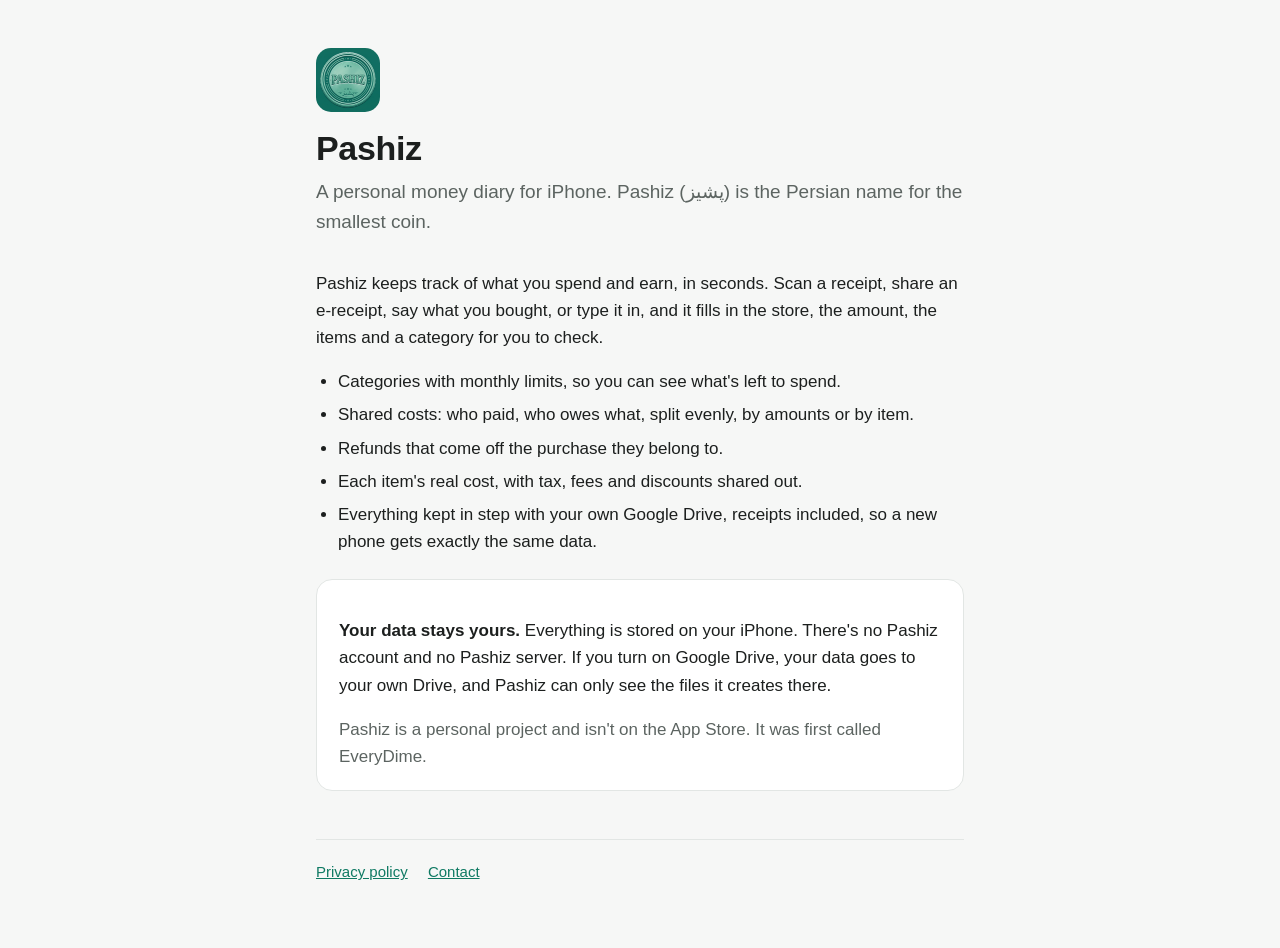
<file: index.html>
<!doctype html>
<html lang="en">
<head>
  <meta charset="utf-8">
  <meta name="viewport" content="width=device-width, initial-scale=1">
  <title>Pashiz</title>
  <meta name="description" content="Pashiz is a personal money diary for iPhone.">
  <link rel="stylesheet" href="style.css">
  <link rel="icon" href="logo.png">
</head>
<body>
  <main>
    <header>
      <img class="mark" src="logo.png" alt="" width="64" height="64">
      <h1>Pashiz</h1>
      <p class="lead">A personal money diary for iPhone. Pashiz (پشیز) is the Persian name for the smallest coin.</p>
    </header>

    <p>Pashiz keeps track of what you spend and earn, in seconds. Scan a receipt, share an e-receipt, say what you bought, or type it in, and it fills in the store, the amount, the items and a category for you to check.</p>

    <ul>
      <li>Categories with monthly limits, so you can see what's left to spend.</li>
      <li>Shared costs: who paid, who owes what, split evenly, by amounts or by item.</li>
      <li>Refunds that come off the purchase they belong to.</li>
      <li>Each item's real cost, with tax, fees and discounts shared out.</li>
      <li>Everything kept in step with your own Google Drive, receipts included, so a new phone gets exactly the same data.</li>
    </ul>

    <div class="card">
      <p><strong>Your data stays yours.</strong> Everything is stored on your iPhone. There's no Pashiz account and no Pashiz server. If you turn on Google Drive, your data goes to your own Drive, and Pashiz can only see the files it creates there.</p>
      <p class="muted" style="margin-bottom:0">Pashiz is a personal project and isn't on the App Store. It was first called EveryDime.</p>
    </div>

    <footer>
      <a href="privacy.html">Privacy policy</a>
      <a href="https://github.com/amirgolpaa24/pashiz-site/issues">Contact</a>
    </footer>
  </main>
</body>
</html>
</file>
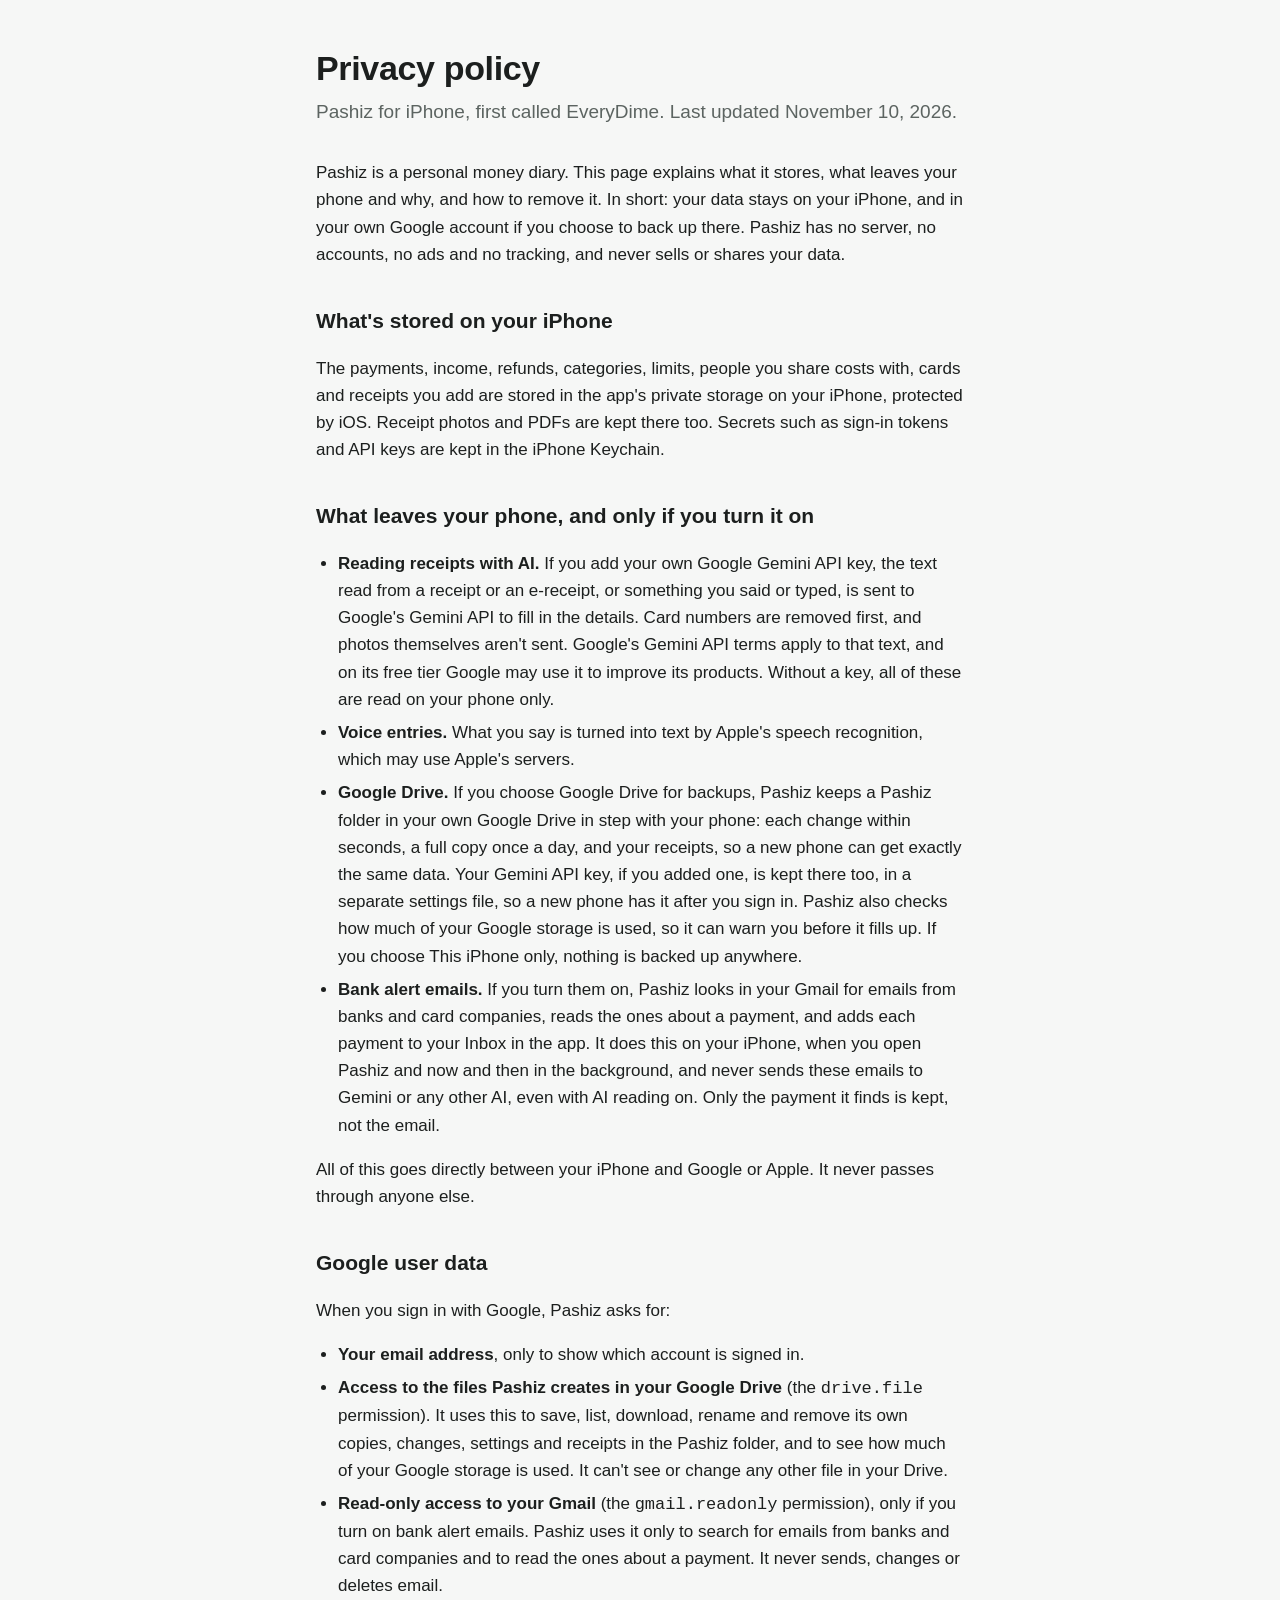
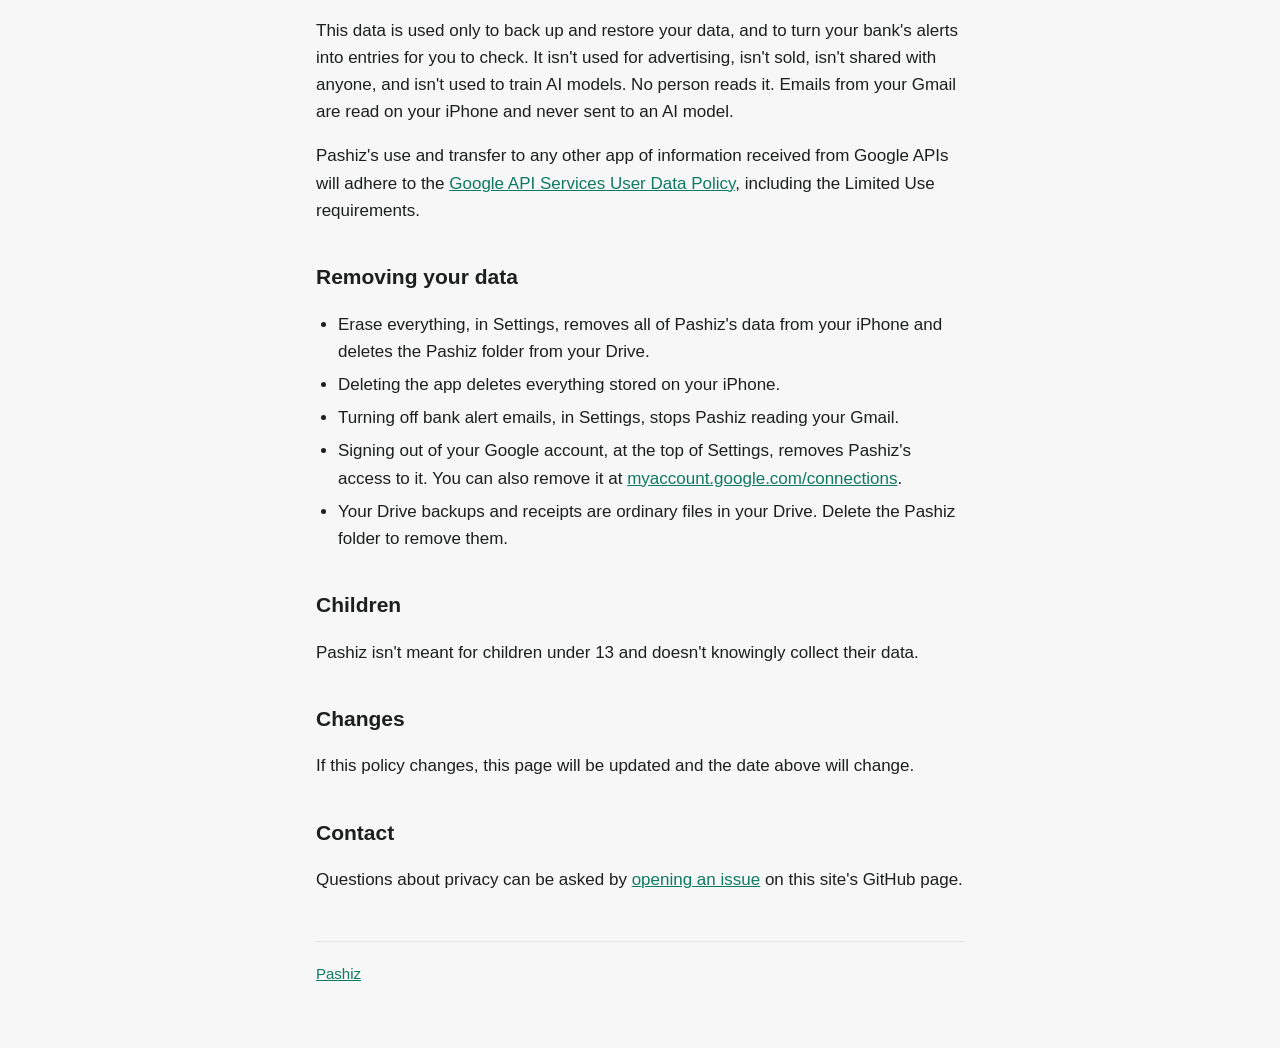
<file: privacy.html>
<!doctype html>
<html lang="en">
<head>
  <meta charset="utf-8">
  <meta name="viewport" content="width=device-width, initial-scale=1">
  <title>Pashiz Privacy Policy</title>
  <meta name="description" content="What Pashiz stores, where it goes, and how to remove it.">
  <link rel="stylesheet" href="style.css">
  <link rel="icon" href="logo.png">
</head>
<body>
  <main>
    <header>
      <h1>Privacy policy</h1>
      <p class="lead">Pashiz for iPhone, first called EveryDime. Last updated November 10, 2026.</p>
    </header>

    <p>Pashiz is a personal money diary. This page explains what it stores, what leaves your phone and why, and how to remove it. In short: your data stays on your iPhone, and in your own Google account if you choose to back up there. Pashiz has no server, no accounts, no ads and no tracking, and never sells or shares your data.</p>

    <h2>What's stored on your iPhone</h2>
    <p>The payments, income, refunds, categories, limits, people you share costs with, cards and receipts you add are stored in the app's private storage on your iPhone, protected by iOS. Receipt photos and PDFs are kept there too. Secrets such as sign-in tokens and API keys are kept in the iPhone Keychain.</p>

    <h2>What leaves your phone, and only if you turn it on</h2>
    <ul>
      <li><strong>Reading receipts with AI.</strong> If you add your own Google Gemini API key, the text read from a receipt or an e-receipt, or something you said or typed, is sent to Google's Gemini API to fill in the details. Card numbers are removed first, and photos themselves aren't sent. Google's Gemini API terms apply to that text, and on its free tier Google may use it to improve its products. Without a key, all of these are read on your phone only.</li>
      <li><strong>Voice entries.</strong> What you say is turned into text by Apple's speech recognition, which may use Apple's servers.</li>
      <li><strong>Google Drive.</strong> If you choose Google Drive for backups, Pashiz keeps a Pashiz folder in your own Google Drive in step with your phone: each change within seconds, a full copy once a day, and your receipts, so a new phone can get exactly the same data. Your Gemini API key, if you added one, is kept there too, in a separate settings file, so a new phone has it after you sign in. Pashiz also checks how much of your Google storage is used, so it can warn you before it fills up. If you choose This iPhone only, nothing is backed up anywhere.</li>
      <li><strong>Bank alert emails.</strong> If you turn them on, Pashiz looks in your Gmail for emails from banks and card companies, reads the ones about a payment, and adds each payment to your Inbox in the app. It does this on your iPhone, when you open Pashiz and now and then in the background, and never sends these emails to Gemini or any other AI, even with AI reading on. Only the payment it finds is kept, not the email.</li>
    </ul>
    <p>All of this goes directly between your iPhone and Google or Apple. It never passes through anyone else.</p>

    <h2>Google user data</h2>
    <p>When you sign in with Google, Pashiz asks for:</p>
    <ul>
      <li><strong>Your email address</strong>, only to show which account is signed in.</li>
      <li><strong>Access to the files Pashiz creates in your Google Drive</strong> (the <code>drive.file</code> permission). It uses this to save, list, download, rename and remove its own copies, changes, settings and receipts in the Pashiz folder, and to see how much of your Google storage is used. It can't see or change any other file in your Drive.</li>
      <li><strong>Read-only access to your Gmail</strong> (the <code>gmail.readonly</code> permission), only if you turn on bank alert emails. Pashiz uses it only to search for emails from banks and card companies and to read the ones about a payment. It never sends, changes or deletes email.</li>
    </ul>
    <p>This data is used only to back up and restore your data, and to turn your bank's alerts into entries for you to check. It isn't used for advertising, isn't sold, isn't shared with anyone, and isn't used to train AI models. No person reads it. Emails from your Gmail are read on your iPhone and never sent to an AI model.</p>
    <p>Pashiz's use and transfer to any other app of information received from Google APIs will adhere to the <a href="https://developers.google.com/terms/api-services-user-data-policy">Google API Services User Data Policy</a>, including the Limited Use requirements.</p>

    <h2>Removing your data</h2>
    <ul>
      <li>Erase everything, in Settings, removes all of Pashiz's data from your iPhone and deletes the Pashiz folder from your Drive.</li>
      <li>Deleting the app deletes everything stored on your iPhone.</li>
      <li>Turning off bank alert emails, in Settings, stops Pashiz reading your Gmail.</li>
      <li>Signing out of your Google account, at the top of Settings, removes Pashiz's access to it. You can also remove it at <a href="https://myaccount.google.com/connections">myaccount.google.com/connections</a>.</li>
      <li>Your Drive backups and receipts are ordinary files in your Drive. Delete the Pashiz folder to remove them.</li>
    </ul>

    <h2>Children</h2>
    <p>Pashiz isn't meant for children under 13 and doesn't knowingly collect their data.</p>

    <h2>Changes</h2>
    <p>If this policy changes, this page will be updated and the date above will change.</p>

    <h2>Contact</h2>
    <p>Questions about privacy can be asked by <a href="https://github.com/amirgolpaa24/pashiz-site/issues">opening an issue</a> on this site's GitHub page.</p>

    <footer>
      <a href="./">Pashiz</a>
    </footer>
  </main>
</body>
</html>
</file>
<file: style.css>
:root {
  --bg: #f6f7f6;
  --surface: #ffffff;
  --text: #1c1f1e;
  --muted: #5c6461;
  --accent: #0f7a63;
  --line: #e2e6e4;
}

@media (prefers-color-scheme: dark) {
  :root {
    --bg: #111413;
    --surface: #1b1f1e;
    --text: #eef1f0;
    --muted: #a3aca8;
    --accent: #4cc9a5;
    --line: #2a302e;
  }
}

* { box-sizing: border-box; }

body {
  margin: 0;
  background: var(--bg);
  color: var(--text);
  font: 17px/1.6 -apple-system, BlinkMacSystemFont, "Segoe UI", Roboto, Helvetica, Arial, sans-serif;
}

main {
  max-width: 680px;
  margin: 0 auto;
  padding: 48px 16px 64px;
}

header { margin-bottom: 32px; }

.mark {
  display: block;
  width: 64px;
  height: 64px;
  border-radius: 15px;
  margin-bottom: 16px;
}

h1 { font-size: 34px; line-height: 1.2; margin: 0 0 8px; letter-spacing: -0.01em; }
h2 { font-size: 21px; margin: 36px 0 8px; }
p, li { color: var(--text); }
.lead { font-size: 19px; color: var(--muted); margin: 0; }
.muted { color: var(--muted); }

ul { padding-left: 22px; }
li { margin: 6px 0; }

a { color: var(--accent); }

.card {
  background: var(--surface);
  border: 1px solid var(--line);
  border-radius: 16px;
  padding: 20px 22px;
  margin: 24px 0;
}

footer {
  margin-top: 48px;
  padding-top: 20px;
  border-top: 1px solid var(--line);
  color: var(--muted);
  font-size: 15px;
}

footer a { margin-right: 16px; }
</file>
